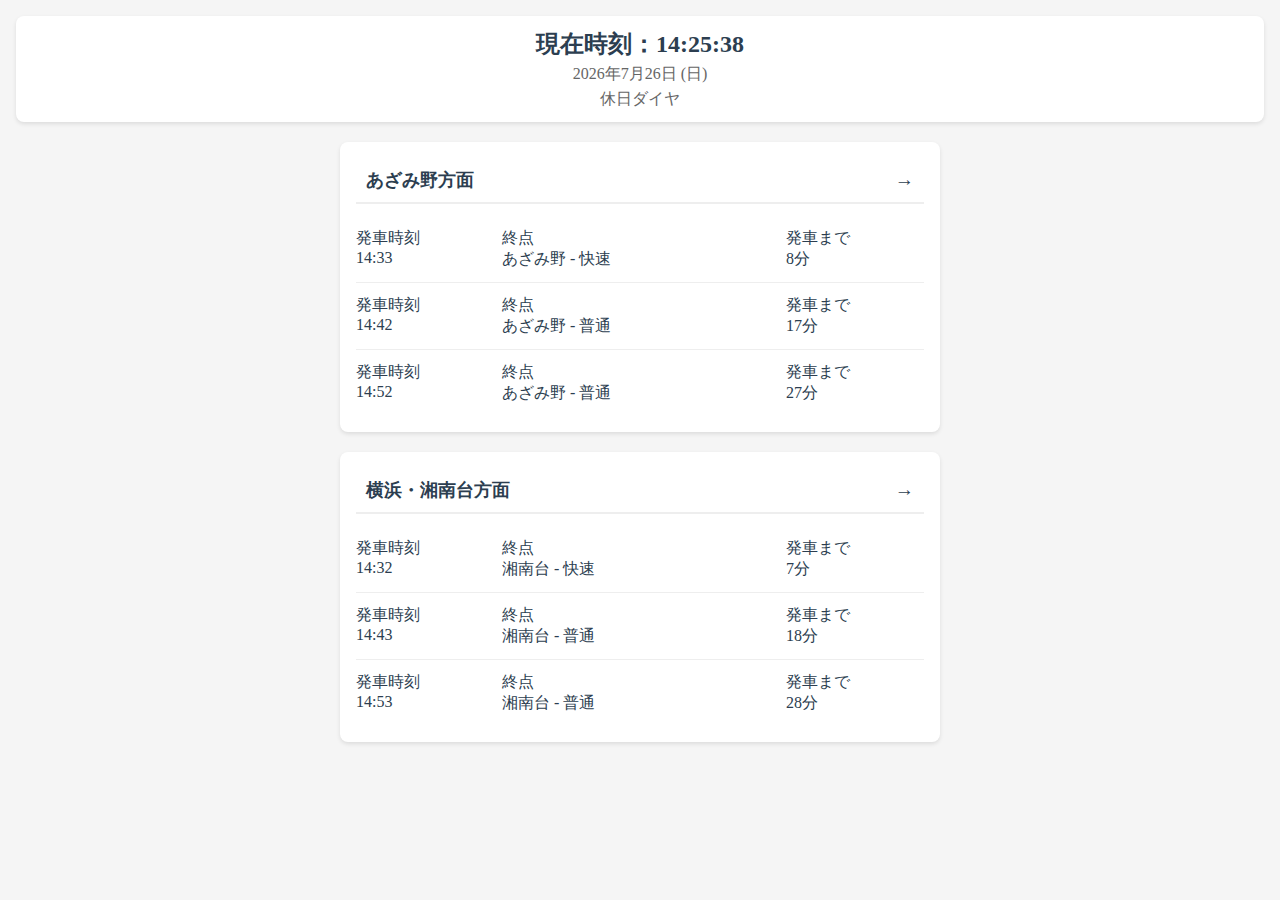
<file: index.html>
<!DOCTYPE html>
<html lang="ja">
<head>
    <meta charset="UTF-8">
    <meta name="viewport" content="width=device-width, initial-scale=1.0">
    <title>電車時刻表</title>
    <link rel="stylesheet" href="styles.css">
</head>
<body>
    <div class="datetime-display">
        <div class="current-time"></div>
        <div class="current-date"></div>
        <div class="dia"></div>
    </div>
    <div class="container">
        <div class="direction-board">
            <a href="ttAzamino.html" class="direction-header">
                <div class="direction-title">あざみ野方面</div>
                <div class="arrow">→</div>
            </a>
            <div id="azamino-trains"></div>
        </div>

        <div class="direction-board">
            <a href="ttYokohama.html" class="direction-header">
                <div class="direction-title">横浜・湘南台方面</div>
                <div class="arrow">→</div>
            </a>
            <div id="others-trains"></div>
        </div>
    </div>
    <script src="./isHoliday/holiday_jp.js"></script>
    <script src="app.js"></script>
</body>
</html>
</file>
<file: styles.css>
body {
    margin: 0;
    padding: 16px;
    background-color: #f5f5f5;
    color: #2c3e50;
}

/* 時刻表示部分 */
.datetime-display {
    text-align: center;
    margin-bottom: 20px;
    background: white;
    padding: 12px;
    border-radius: 8px;
    box-shadow: 0 2px 4px rgba(0,0,0,0.1);
}

.current-time {
    font-size: 24px;
    font-weight: bold;
}

.current-date, .dia {
    font-size: 16px;
    color: #666;
    margin-top: 4px;
}

.container {
    display: flex;
    flex-direction: column;
    gap: 20px;
    max-width: 600px;
    margin: 0 auto;
}

.direction-board {
    background: white;
    border-radius: 8px;
    padding: 16px;
    box-shadow: 0 2px 4px rgba(0,0,0,0.1);
}


/* 電車情報 */
.train-info {
    display: grid;
    grid-template-columns: 1fr 2fr 1fr;
    gap: 8px;
    padding: 12px 0;
    border-bottom: 1px solid #eee;
}

.train-info:last-child {
    border-bottom: none;
}

.train-info div {
    font-size: 16px;
}

/* 発車時刻5分未満の場合の赤文字表示 */
.train-info[data-minutes-left="0"] div,
.train-info[data-minutes-left="1"] div,
.train-info[data-minutes-left="2"] div,
.train-info[data-minutes-left="3"] div,
.train-info[data-minutes-left="4"] div {
    color: #ff3333;
}


.direction-header {
    display: flex;
    justify-content: space-between;
    align-items: center;
    padding: 10px;
    cursor: pointer;
    text-decoration: none;
    color: inherit;
    border-bottom: 2px solid #eee;
    margin-bottom: 12px;
}

.direction-header:hover {
    background-color: #f5f5f5;
}
.direction-title {
    font-size: 18px;
    font-weight: bold;
}


.arrow {
    font-size: 1.2em;
    color: #2c3e50;
}
</file>
